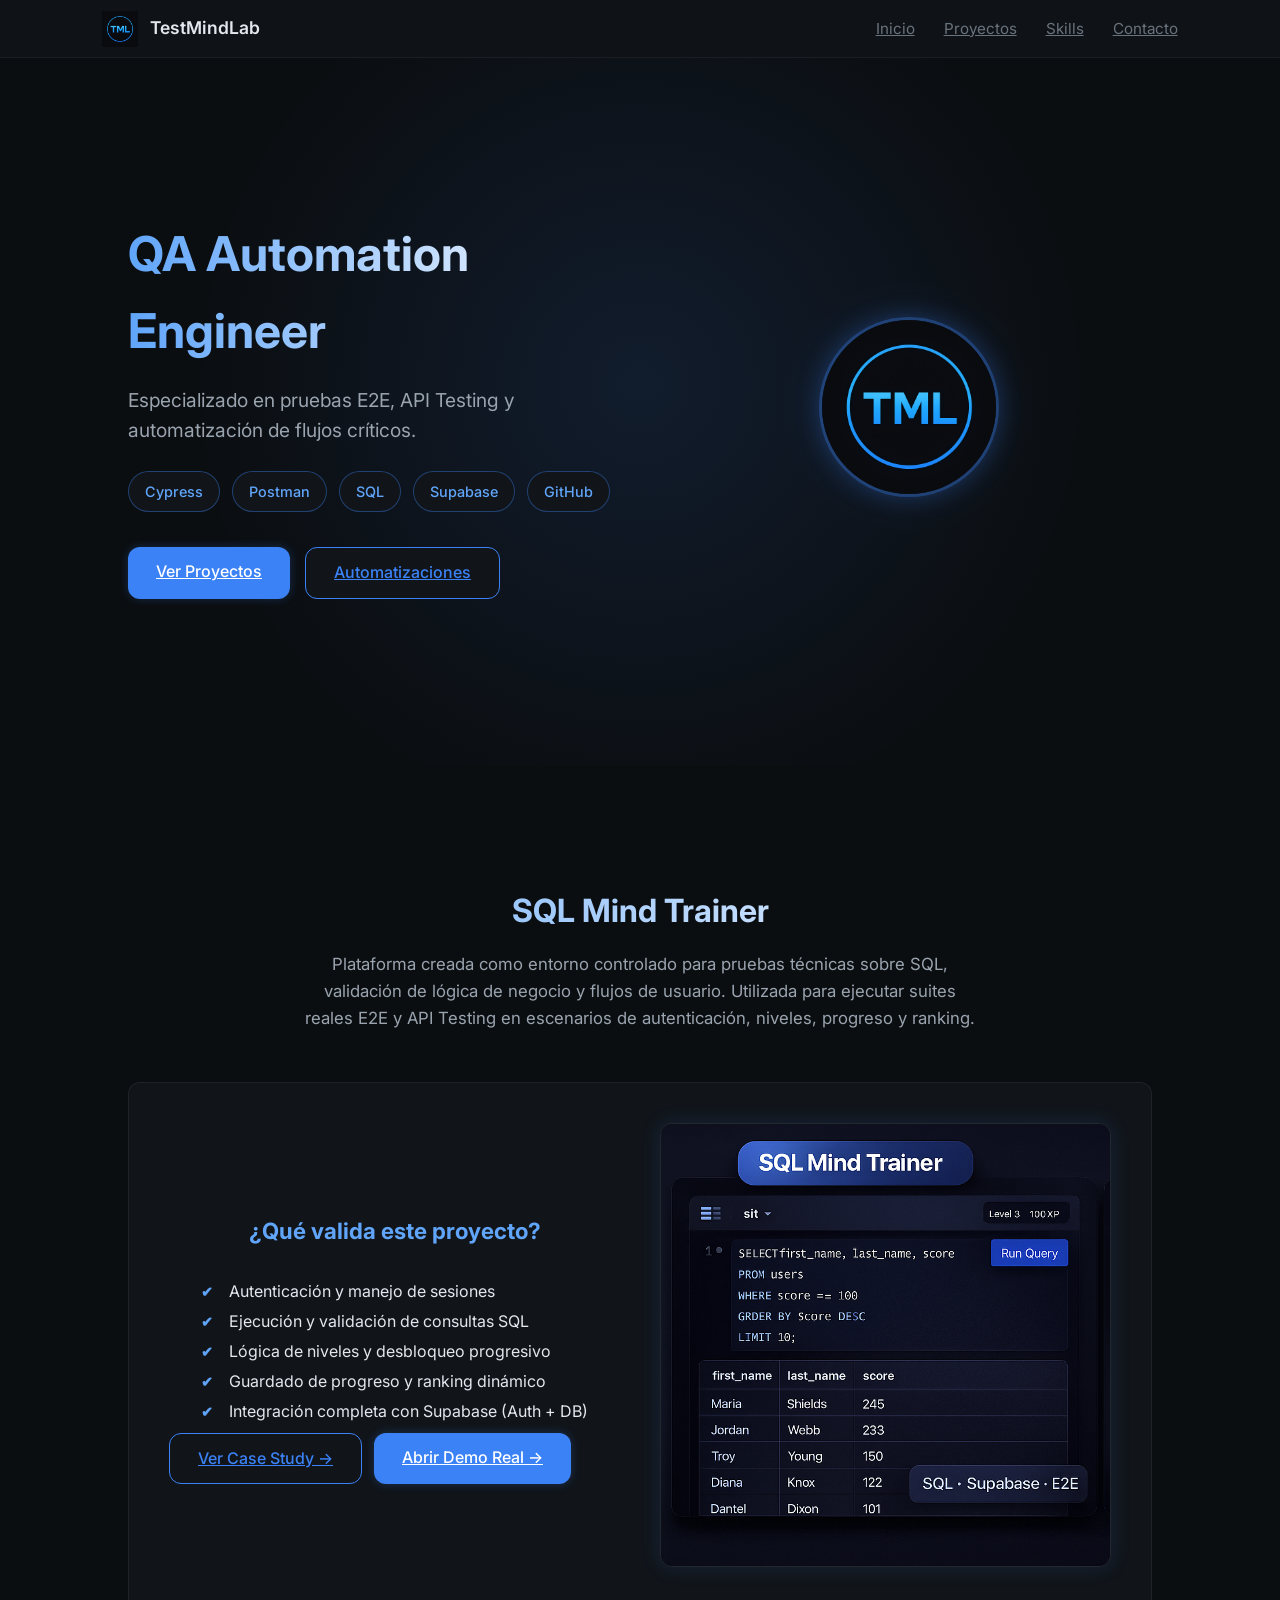
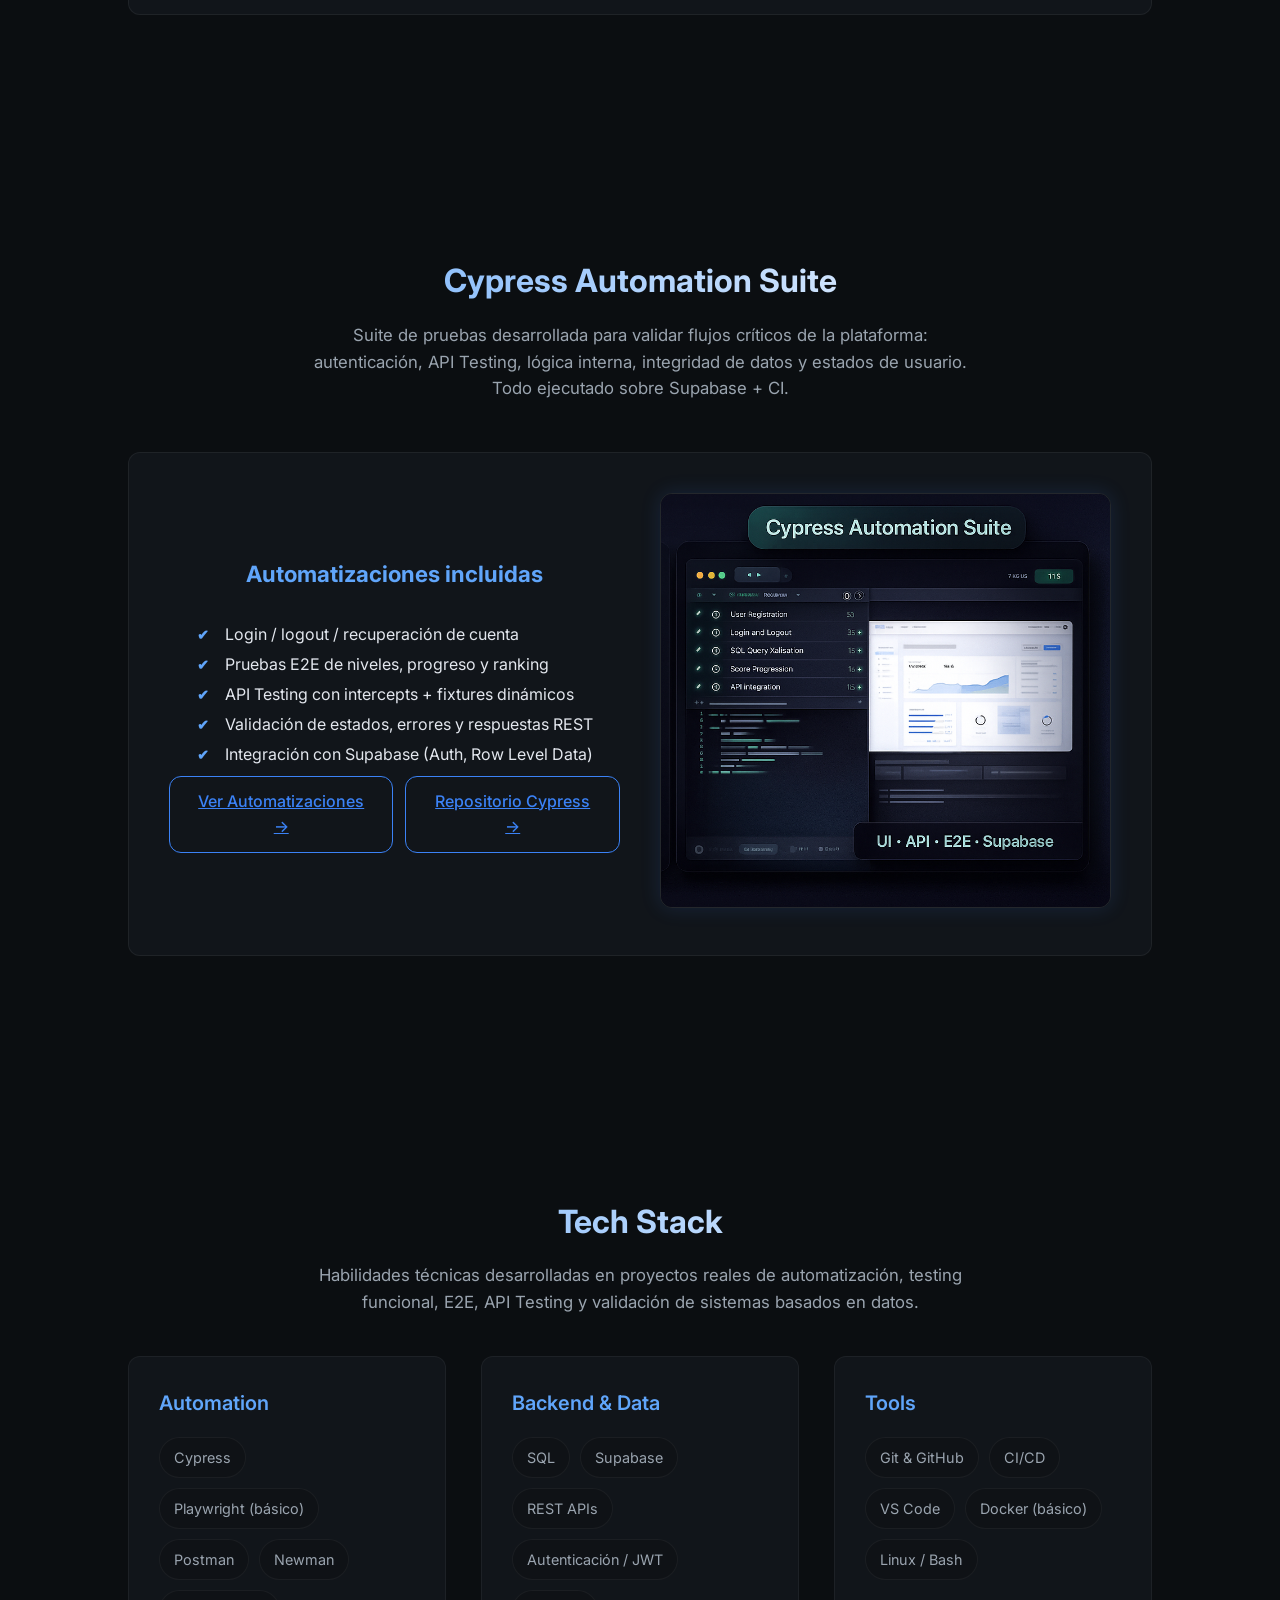
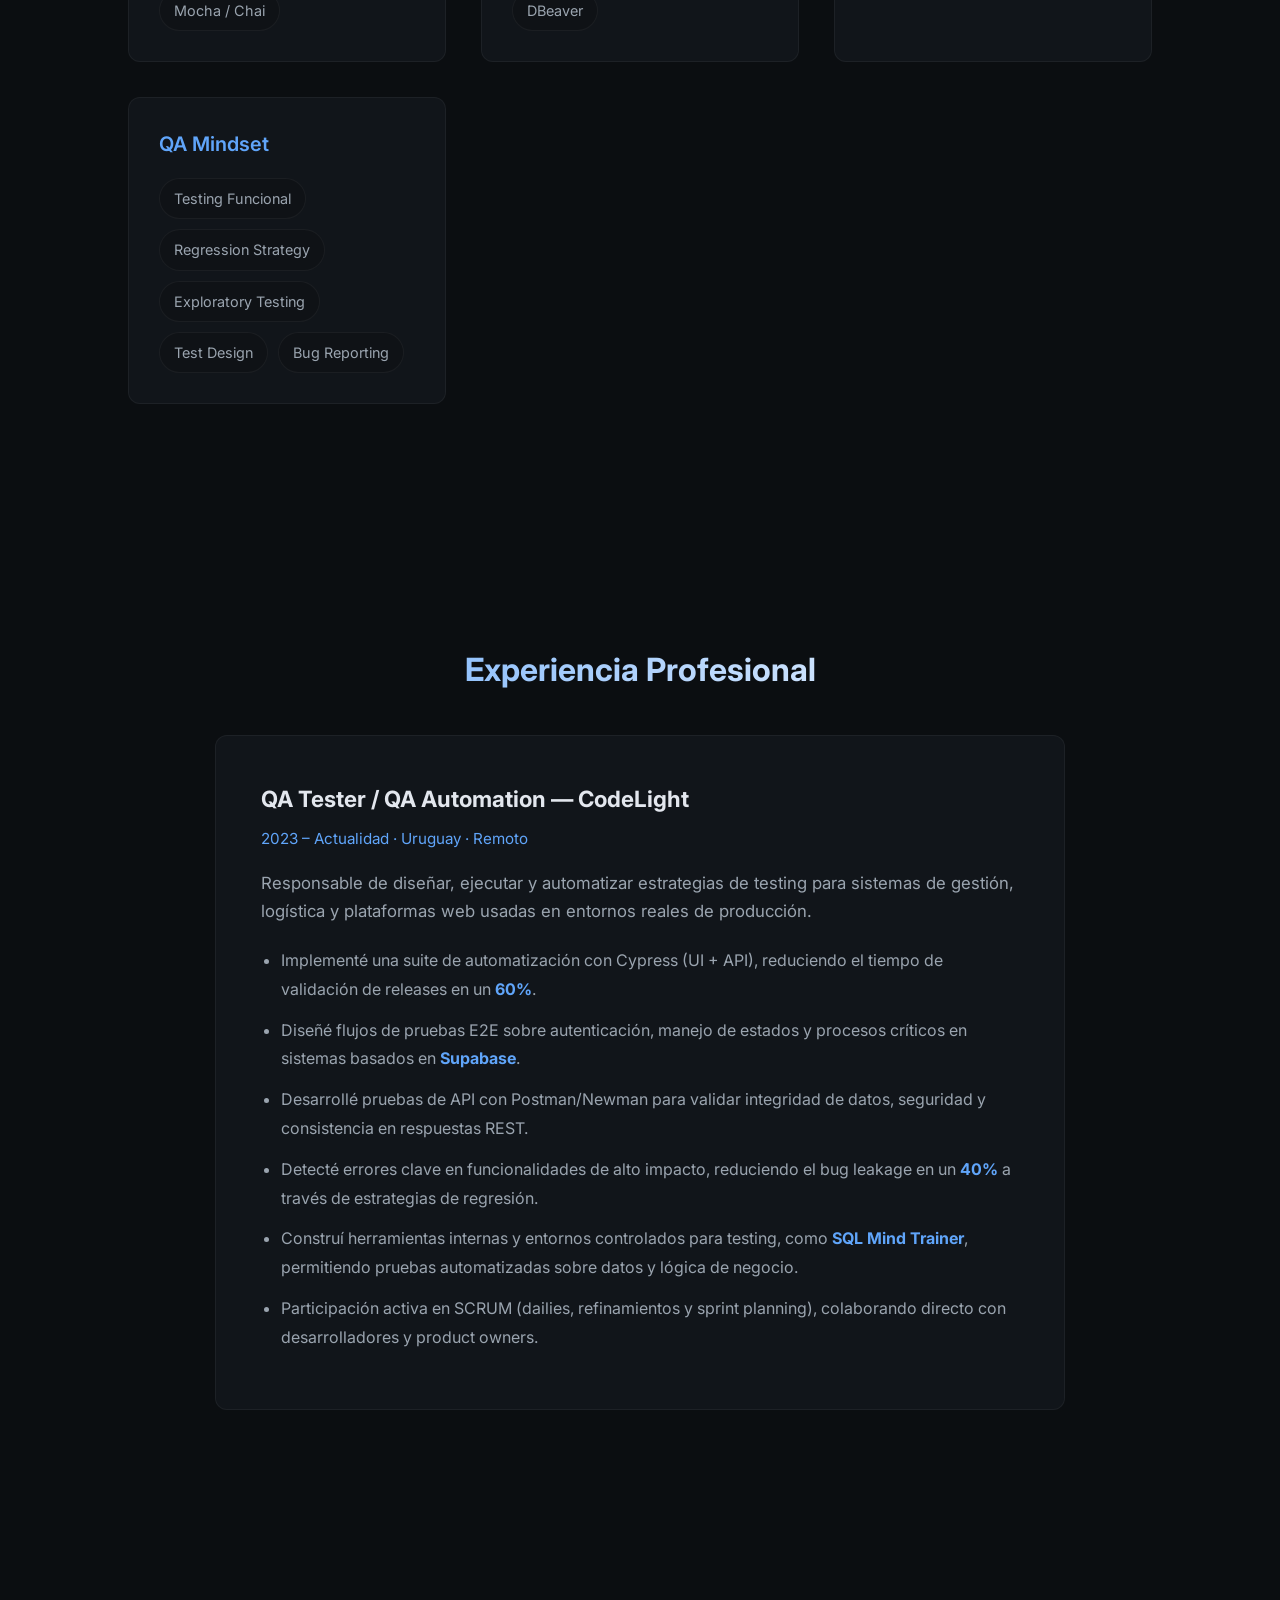
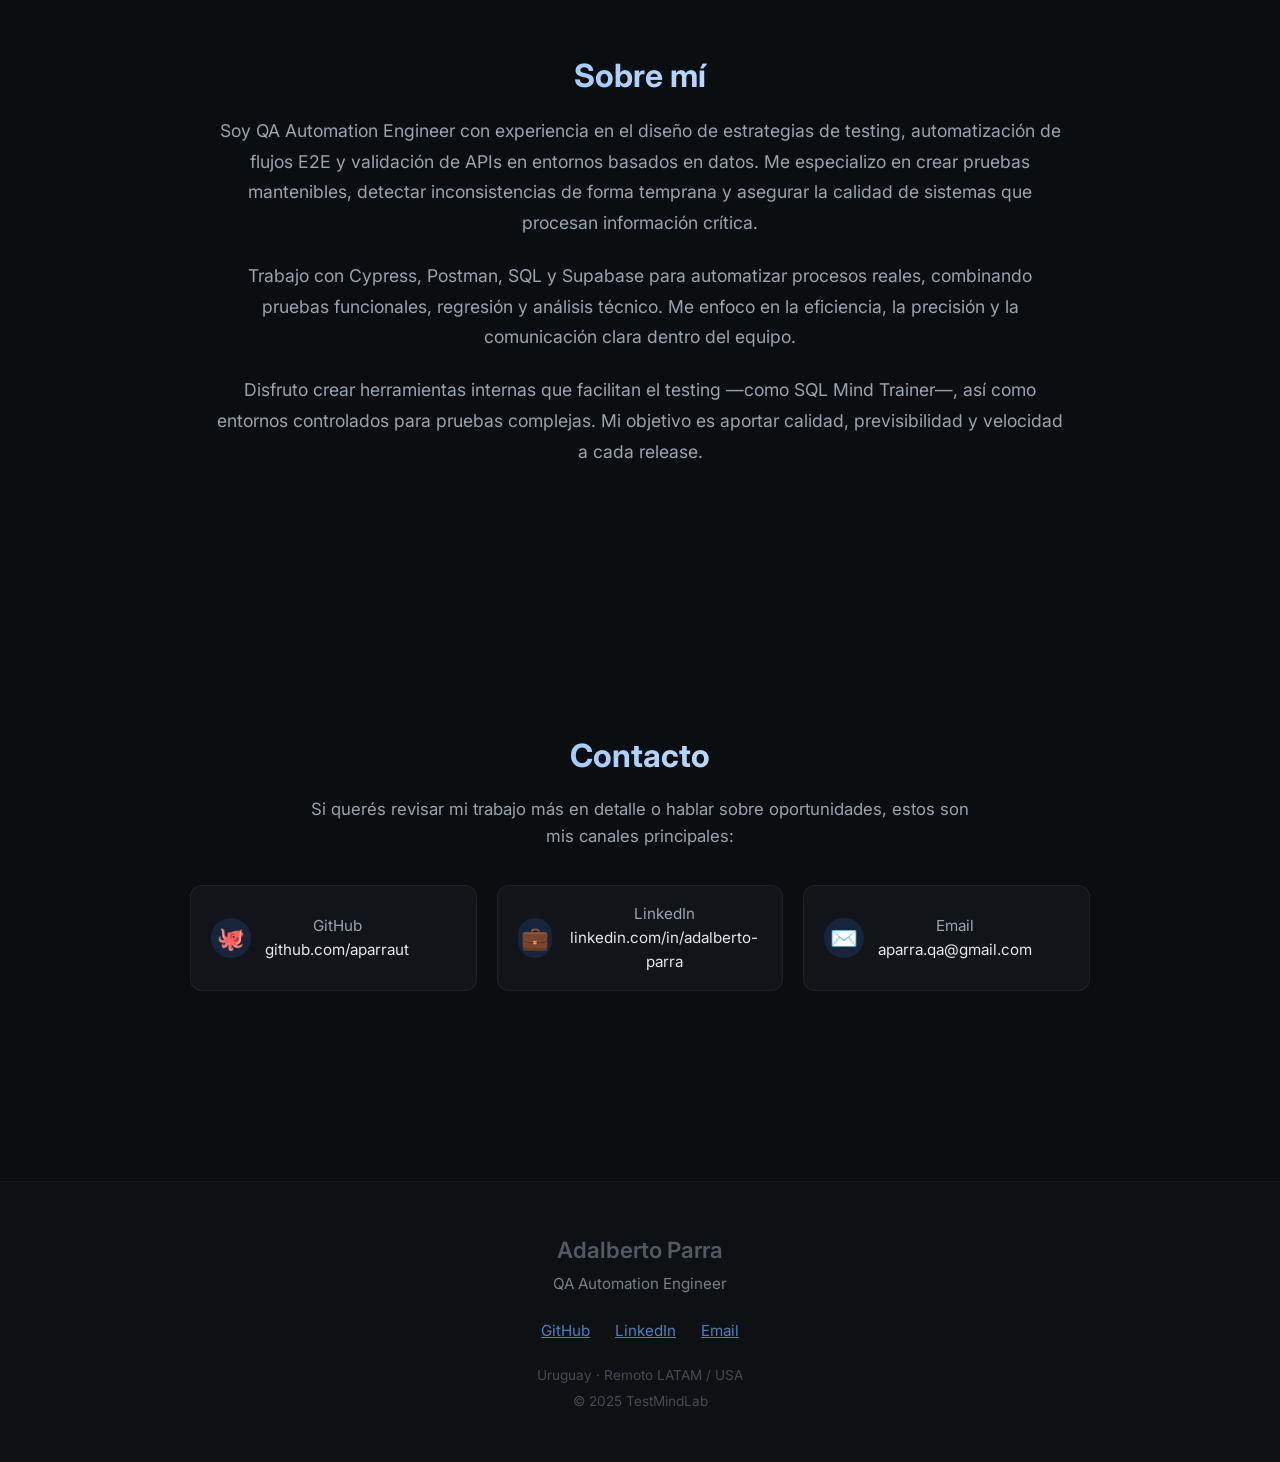
<file: index.html>
<!DOCTYPE html>
<html lang="es">

<head>
  <meta charset="UTF-8" />
  <meta name="viewport" content="width=device-width, initial-scale=1.0" />
  <meta name="description" content="Portfolio de QA Automation de Adalberto Parra: proyectos de testing E2E, API testing con Cypress, SQL y Supabase." />
  <title>TestMindLab – QA Automation Portfolio</title>

  <!-- Fuente -->
  <link href="https://fonts.googleapis.com/css2?family=Inter:wght@300;400;500;600;700&display=swap" rel="stylesheet" />

  <!-- Estilos -->
  <link rel="stylesheet" href="styles.css" />

  <!-- Favicon -->
  <link rel="icon" type="image/x-icon" href="assets/img/tml-favicon.ico" />
</head>

<body>

  <!-- ==========================
       HEADER SUPERIOR (logo circular)
  =========================== -->


  <!-- ==========================
       NAVBAR FIJO
  =========================== -->
  <nav class="navbar">
    <div class="nav-left">
      <img src="assets/img/logo-premium.png" alt="TestMindLab Logo" class="nav-logo" />
      <span class="nav-title">TestMindLab</span>
    </div>

    <div class="nav-links">
      <a href="#hero">Inicio</a>
      <a href="#sql-mini">Proyectos</a>
      <a href="#skills">Skills</a>
      <a href="#contacto">Contacto</a>
    </div>
  </nav>

  <!-- ==========================
     HERO — Senior QA Version
=========================== -->
  <header id="hero" class="hero-section fade-section">
    <div class="hero-container">

      <!-- COLUMNA IZQUIERDA -->
      <div class="hero-left">
        <h1 class="hero-title">QA Automation Engineer</h1>

        <p class="hero-subtitle">
          Especializado en pruebas E2E, API Testing y automatización de flujos críticos.
        </p>

        <!-- BADGES -->
        <div class="tech-badges">
          <span>Cypress</span>
          <span>Postman</span>
          <span>SQL</span>
          <span>Supabase</span>
          <span>GitHub</span>
        </div>

        <div class="hero-buttons">
          <a href="#sql-mini" class="btn-primary">Ver Proyectos</a>
          <a href="#cypress-suite" class="btn-secondary">Automatizaciones</a>
        </div>
      </div>

      <!-- COLUMNA DERECHA -->
      <div class="hero-right">
        <div class="hero-logo-wrapper">
          <img src="assets/img/logo-premium.png" alt="Logo TestMindLab" class="hero-logo-circle" />
        </div>
      </div>

    </div>
  </header>


  <!-- ==========================
     SQL MIND TRAINER — Case Study
========================== -->
  <section id="sql-mini" class="section fade-section">
    <h2>SQL Mind Trainer</h2>

    <p class="section-text">
      Plataforma creada como entorno controlado para pruebas técnicas sobre SQL,
      validación de lógica de negocio y flujos de usuario.
      Utilizada para ejecutar suites reales E2E y API Testing en escenarios de autenticación,
      niveles, progreso y ranking.
    </p>

    <div class="case-card">

      <div class="case-info">
        <h3>¿Qué valida este proyecto?</h3>

        <ul class="enhanced-list">
          <li>Autenticación y manejo de sesiones</li>
          <li>Ejecución y validación de consultas SQL</li>
          <li>Lógica de niveles y desbloqueo progresivo</li>
          <li>Guardado de progreso y ranking dinámico</li>
          <li>Integración completa con Supabase (Auth + DB)</li>
        </ul>

        <div class="case-buttons">
          <a href="projects/sql-mind-trainer.html" class="btn-secondary">Ver Case Study →</a>
          <a href="https://sqlmindtrainer.vercel.app" target="_blank" rel="noopener noreferrer" class="btn-primary">Abrir Demo Real →</a>
        </div>
      </div>

      <div class="case-image">
        <img src="assets/img/sqlmind-preview.png" alt="SQL Mind Trainer preview" loading="lazy" />
      </div>

    </div>
  </section>


  <!-- ==========================
     CYPRESS AUTOMATION SUITE
========================== -->
  <section id="cypress-suite" class="section fade-section">
    <h2>Cypress Automation Suite</h2>

    <p class="section-text">
      Suite de pruebas desarrollada para validar flujos críticos de la plataforma:
      autenticación, API Testing, lógica interna, integridad de datos y estados de usuario.
      Todo ejecutado sobre Supabase + CI.
    </p>

    <div class="case-card">

      <div class="case-info">
        <h3>Automatizaciones incluidas</h3>

        <ul class="enhanced-list">
          <li>Login / logout / recuperación de cuenta</li>
          <li>Pruebas E2E de niveles, progreso y ranking</li>
          <li>API Testing con intercepts + fixtures dinámicos</li>
          <li>Validación de estados, errores y respuestas REST</li>
          <li>Integración con Supabase (Auth, Row Level Data)</li>
        </ul>

        <div class="case-buttons">
          <a href="projects/cypress-automation.html" class="btn-secondary">Ver Automatizaciones →</a>
          <a href="https://github.com/aparraut/sql-mind-trainer-cypress" target="_blank" rel="noopener noreferrer" class="btn-secondary">
            Repositorio Cypress →
          </a>
        </div>
      </div>

      <div class="case-image">
        <img src="assets/img/cypress-preview.png" alt="Cypress automation preview" loading="lazy" />
      </div>

    </div>
  </section>


  <!-- ==========================
     SKILLS — Senior QA Stack
========================== -->
  <section id="skills" class="section fade-section">
    <h2>Tech Stack</h2>
    <p class="section-text">
      Habilidades técnicas desarrolladas en proyectos reales de automatización, testing funcional,
      E2E, API Testing y validación de sistemas basados en datos.
    </p>

    <div class="skills-wrapper">

      <!-- AUTOMATION -->
      <div class="skills-block">
        <h3>Automation</h3>
        <div class="skills-list">
          <span>Cypress</span>
          <span>Playwright (básico)</span>
          <span>Postman</span>
          <span>Newman</span>
          <span>Mocha / Chai</span>
        </div>
      </div>

      <!-- BACKEND & DATA -->
      <div class="skills-block">
        <h3>Backend & Data</h3>
        <div class="skills-list">
          <span>SQL</span>
          <span>Supabase</span>
          <span>REST APIs</span>
          <span>Autenticación / JWT</span>
          <span>DBeaver</span>
        </div>
      </div>

      <!-- TOOLS -->
      <div class="skills-block">
        <h3>Tools</h3>
        <div class="skills-list">
          <span>Git & GitHub</span>
          <span>CI/CD</span>
          <span>VS Code</span>
          <span>Docker (básico)</span>
          <span>Linux / Bash</span>
        </div>
      </div>

      <!-- QA MINDSET -->
      <div class="skills-block">
        <h3>QA Mindset</h3>
        <div class="skills-list">
          <span>Testing Funcional</span>
          <span>Regression Strategy</span>
          <span>Exploratory Testing</span>
          <span>Test Design</span>
          <span>Bug Reporting</span>
        </div>
      </div>

    </div>
  </section>


  <!-- ==========================
     EXPERIENCIA — Senior QA
========================== -->
  <section id="experience" class="section fade-section">
    <h2>Experiencia Profesional</h2>

    <div class="experience-card">

      <h3>QA Tester / QA Automation — CodeLight</h3>
      <span class="exp-time">2023 – Actualidad · Uruguay · Remoto</span>

      <p class="exp-summary">
        Responsable de diseñar, ejecutar y automatizar estrategias de testing para sistemas de gestión,
        logística y plataformas web usadas en entornos reales de producción.
      </p>

      <ul class="exp-list">
        <li>
          Implementé una suite de automatización con Cypress (UI + API), reduciendo el tiempo de validación
          de releases en un <strong>60%</strong>.
        </li>

        <li>
          Diseñé flujos de pruebas E2E sobre autenticación, manejo de estados y procesos críticos en
          sistemas basados en <strong>Supabase</strong>.
        </li>

        <li>
          Desarrollé pruebas de API con Postman/Newman para validar integridad de datos, seguridad y
          consistencia en respuestas REST.
        </li>

        <li>
          Detecté errores clave en funcionalidades de alto impacto, reduciendo el bug leakage en un
          <strong>40%</strong> a través de estrategias de regresión.
        </li>

        <li>
          Construí herramientas internas y entornos controlados para testing, como <strong>SQL Mind Trainer</strong>,
          permitiendo pruebas automatizadas sobre datos y lógica de negocio.
        </li>

        <li>
          Participación activa en SCRUM (dailies, refinamientos y sprint planning), colaborando directo
          con desarrolladores y product owners.
        </li>
      </ul>
    </div>
  </section>


  <!-- ==========================
     SOBRE MÍ — Senior QA
========================== -->
  <section id="about" class="section fade-section">
    <h2>Sobre mí</h2>

    <p class="about-text">
      Soy QA Automation Engineer con experiencia en el diseño de estrategias de testing,
      automatización de flujos E2E y validación de APIs en entornos basados en datos.
      Me especializo en crear pruebas mantenibles, detectar inconsistencias de forma temprana
      y asegurar la calidad de sistemas que procesan información crítica.
    </p>

    <p class="about-text">
      Trabajo con Cypress, Postman, SQL y Supabase para automatizar procesos reales,
      combinando pruebas funcionales, regresión y análisis técnico.
      Me enfoco en la eficiencia, la precisión y la comunicación clara dentro del equipo.
    </p>

    <p class="about-text">
      Disfruto crear herramientas internas que facilitan el testing —como SQL Mind Trainer—,
      así como entornos controlados para pruebas complejas.
      Mi objetivo es aportar calidad, previsibilidad y velocidad a cada release.
    </p>
  </section>


  <!-- ==========================
     CONTACTO — Versión Pro
========================== -->
  <section id="contacto" class="section fade-section">
    <h2>Contacto</h2>
    <p class="section-text">
      Si querés revisar mi trabajo más en detalle o hablar sobre oportunidades,
      estos son mis canales principales:
    </p>

    <div class="contact-grid">

      <!-- GitHub -->
      <a href="https://github.com/aparraut" target="_blank" rel="noopener noreferrer" class="contact-card">
        <div class="contact-icon">🐙</div>
        <div class="contact-info">
          <span class="contact-label">GitHub</span>
          <span class="contact-value">github.com/aparraut</span>
        </div>
      </a>

      <!-- LinkedIn -->
      <a href="https://linkedin.com/in/adalberto-parra" target="_blank" rel="noopener noreferrer" class="contact-card">
        <div class="contact-icon">💼</div>
        <div class="contact-info">
          <span class="contact-label">LinkedIn</span>
          <span class="contact-value">linkedin.com/in/adalberto-parra</span>
        </div>
      </a>

      <!-- Email -->
      <a href="mailto:aparra.qa@gmail.com" class="contact-card">
        <div class="contact-icon">✉️</div>
        <div class="contact-info">
          <span class="contact-label">Email</span>
          <span class="contact-value">aparra.qa@gmail.com</span>
        </div>
      </a>

    </div>
  </section>


  <!-- ==========================
     FOOTER — Profesional
========================== -->
  <footer class="footer-pro">
    <div class="footer-content">

      <div class="footer-name">
        <h3>Adalberto Parra</h3>
        <p>QA Automation Engineer</p>
      </div>

      <div class="footer-links">
        <a href="https://github.com/aparraut" target="_blank" rel="noopener noreferrer">GitHub</a>
        <a href="https://linkedin.com/in/adalberto-parra" target="_blank" rel="noopener noreferrer">LinkedIn</a>
        <a href="mailto:aparra.qa@gmail.com">Email</a>
      </div>

      <div class="footer-meta">
        <span>Uruguay · Remoto LATAM / USA</span>
        <span>© 2025 TestMindLab</span>
      </div>

    </div>
  </footer>


  <script src="script.js"></script>
</body>

</html>
</file>
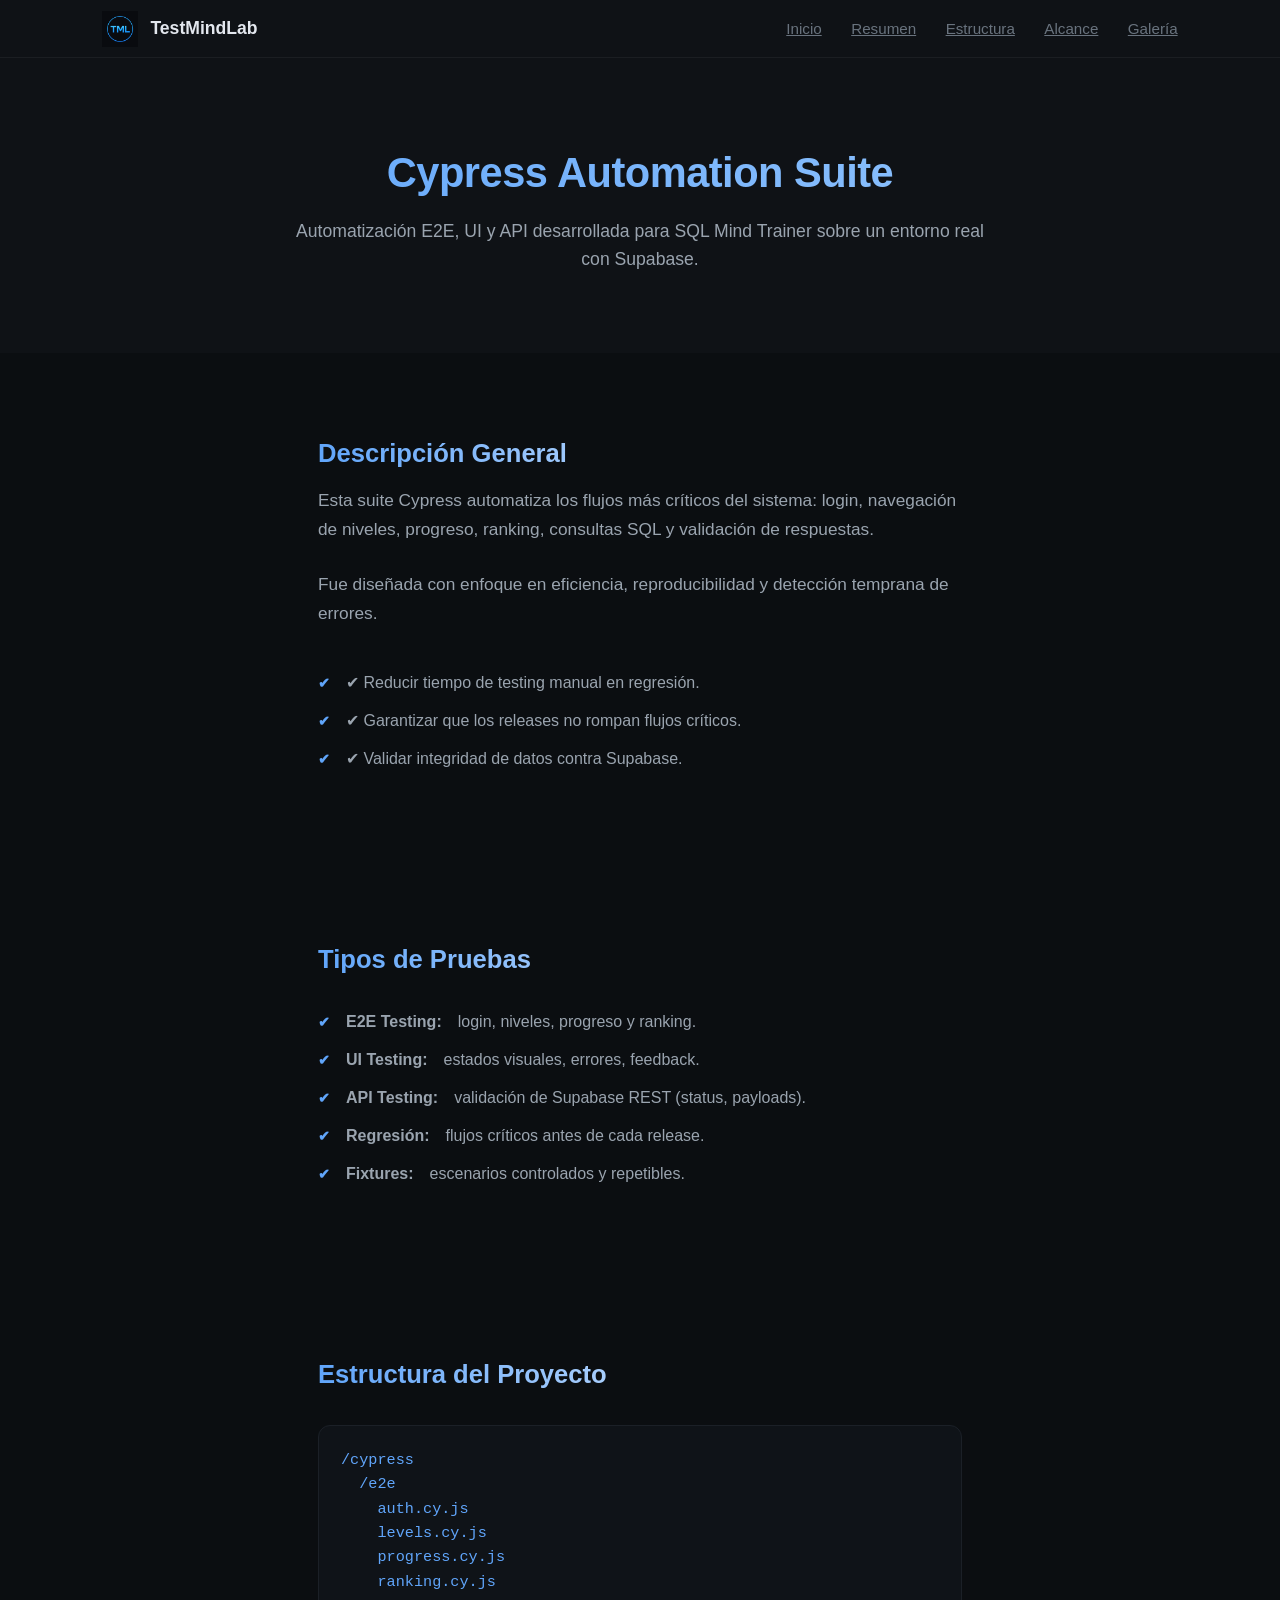
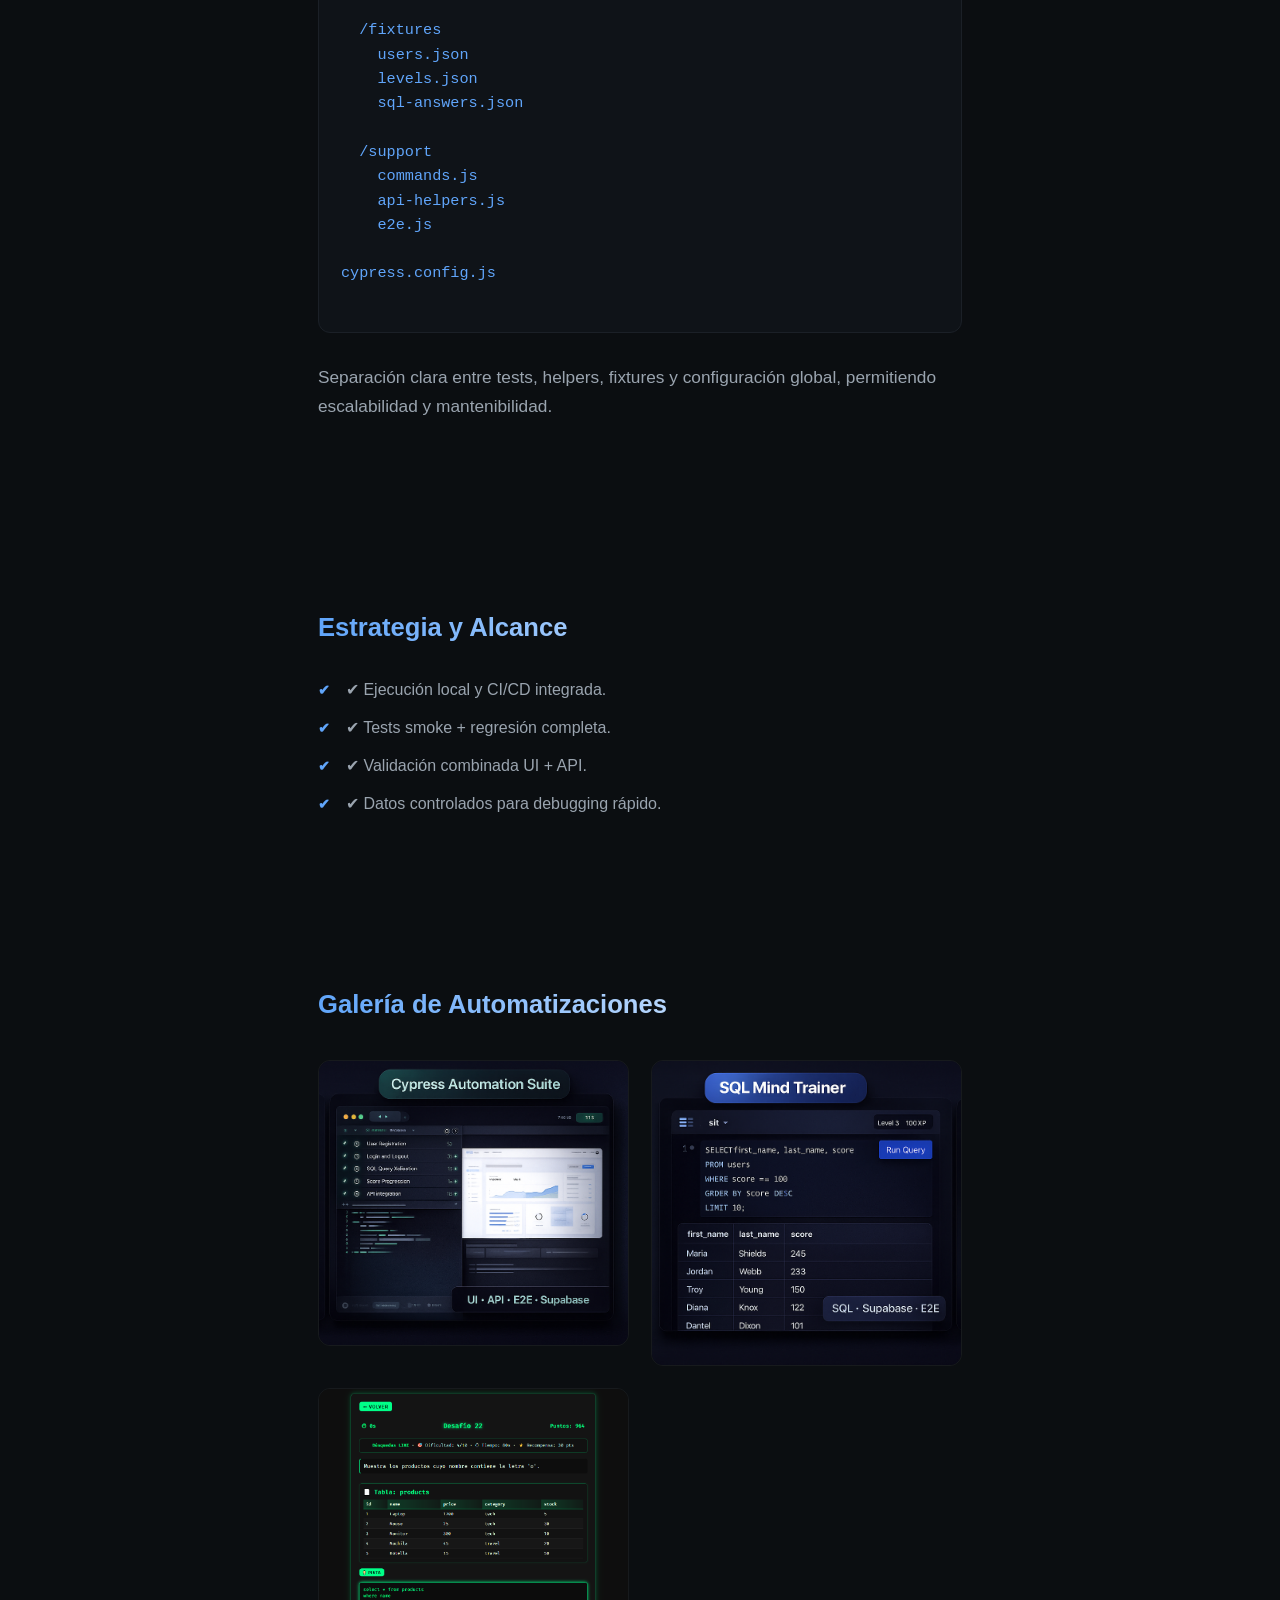
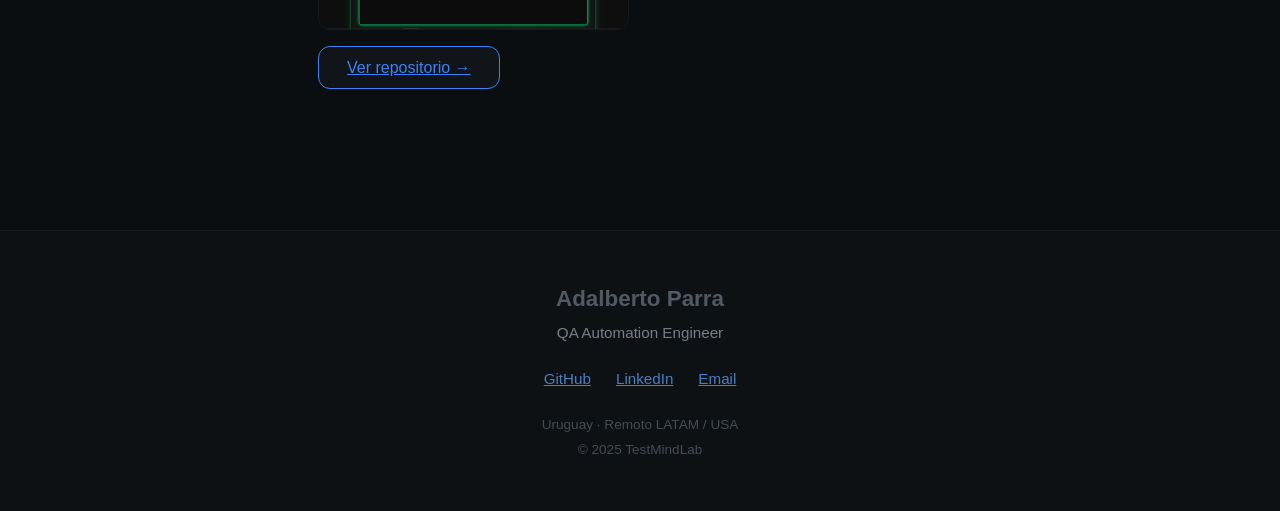
<file: projects/cypress-automation.html>
<!DOCTYPE html>
<html lang="es">

<head>
  <meta charset="UTF-8" />
  <meta name="viewport" content="width=device-width, initial-scale=1.0" />
  <title>Cypress Automation Suite – TestMindLab</title>

  <meta name="description"
    content="Case study técnico de la suite Cypress Automation creada por Adalberto Parra para validar flujos E2E, UI y API sobre SQL Mind Trainer usando Supabase.">

  <link rel="stylesheet" href="../styles.css" />
  <link rel="icon" href="../assets/img/tml-favicon.ico" />
</head>

<body>

  <!-- NAVBAR -->
  <nav class="navbar">
    <div class="nav-left">
      <img src="../assets/img/logo-premium.png" alt="Logo TML" class="nav-logo" />
      <span class="nav-title">TestMindLab</span>
    </div>

    <div class="nav-links">
      <a href="../index.html">Inicio</a>
      <a href="#overview">Resumen</a>
      <a href="#structure">Estructura</a>
      <a href="#scope">Alcance</a>
      <a href="#gallery">Galería</a>
    </div>
  </nav>

  <!-- HERO PEQUEÑO -->
  <header class="sub-hero fade-section">
    <h1 style="font-size: clamp(1.8rem, 4vw, 2.6rem);">Cypress Automation Suite</h1>
    <p class="sub-hero-desc">
      Automatización E2E, UI y API desarrollada para SQL Mind Trainer sobre un entorno real con Supabase.
    </p>
  </header>

  <!-- ==========================
       RESUMEN
  =========================== -->
  <section id="overview" class="sub-section fade-section">
    <h2>Descripción General</h2>
    <p class="sub-text">
      Esta suite Cypress automatiza los flujos más críticos del sistema: login, navegación de niveles, progreso, ranking,
      consultas SQL y validación de respuestas.  
    </p>

    <p class="sub-text">
      Fue diseñada con enfoque en eficiencia, reproducibilidad y detección temprana de errores.
    </p>

    <ul class="sub-list enhanced-list">
      <li>✔ Reducir tiempo de testing manual en regresión.</li>
      <li>✔ Garantizar que los releases no rompan flujos críticos.</li>
      <li>✔ Validar integridad de datos contra Supabase.</li>
    </ul>
  </section>

  <!-- ==========================
       TIPOS DE PRUEBAS
  =========================== -->
  <section class="sub-section fade-section">
    <h2>Tipos de Pruebas</h2>

    <ul class="sub-list enhanced-list">
      <li><strong>E2E Testing:</strong> login, niveles, progreso y ranking.</li>
      <li><strong>UI Testing:</strong> estados visuales, errores, feedback.</li>
      <li><strong>API Testing:</strong> validación de Supabase REST (status, payloads).</li>
      <li><strong>Regresión:</strong> flujos críticos antes de cada release.</li>
      <li><strong>Fixtures:</strong> escenarios controlados y repetibles.</li>
    </ul>
  </section>

  <!-- ==========================
       ESTRUCTURA
  =========================== -->
  <section id="structure" class="sub-section fade-section">
    <h2>Estructura del Proyecto</h2>

    <pre class="code-block">
/cypress
  /e2e
    auth.cy.js
    levels.cy.js
    progress.cy.js
    ranking.cy.js

  /fixtures
    users.json
    levels.json
    sql-answers.json

  /support
    commands.js
    api-helpers.js
    e2e.js

cypress.config.js
    </pre>

    <p class="sub-text">
      Separación clara entre tests, helpers, fixtures y configuración global,
      permitiendo escalabilidad y mantenibilidad.
    </p>
  </section>

  <!-- ==========================
       ALCANCE
  =========================== -->
  <section id="scope" class="sub-section fade-section">
    <h2>Estrategia y Alcance</h2>

    <ul class="sub-list enhanced-list">
      <li>✔ Ejecución local y CI/CD integrada.</li>
      <li>✔ Tests smoke + regresión completa.</li>
      <li>✔ Validación combinada UI + API.</li>
      <li>✔ Datos controlados para debugging rápido.</li>
    </ul>
  </section>

  <!-- ==========================
       GALERÍA
  =========================== -->
  <section id="gallery" class="sub-section fade-section">
    <h2>Galería de Automatizaciones</h2>

    <div class="gallery gallery-rounded">
      <img src="../assets/img/cypress-preview.png" alt="Cypress master preview" loading="lazy" />
      <img src="../assets/img/sqlmind-preview.png" alt="Cypress 1" loading="lazy" />
      <img src="../assets/img/sqlmind-preview%2011.png" alt="Cypress 2" loading="lazy" />
    </div>

    <a href="https://github.com/aparraut/sql-mind-trainer-cypress" class="btn-secondary" target="_blank" rel="noopener noreferrer"
      style="margin-top: 30px;">
      Ver repositorio →
    </a>
  </section>

  <!-- ==========================
       FOOTER
  =========================== -->
  <footer class="footer-pro">
    <div class="footer-content">
      <div class="footer-name">
        <h3>Adalberto Parra</h3>
        <p>QA Automation Engineer</p>
      </div>
      <div class="footer-links">
        <a href="https://github.com/aparraut" target="_blank" rel="noopener noreferrer">GitHub</a>
        <a href="https://linkedin.com/in/adalberto-parra" target="_blank" rel="noopener noreferrer">LinkedIn</a>
        <a href="mailto:aparra.qa@gmail.com">Email</a>
      </div>
      <div class="footer-meta">
        <span>Uruguay · Remoto LATAM / USA</span>
        <span>© 2025 TestMindLab</span>
      </div>
    </div>
  </footer>

  <script src="../script.js"></script>
</body>

</html>
</file>
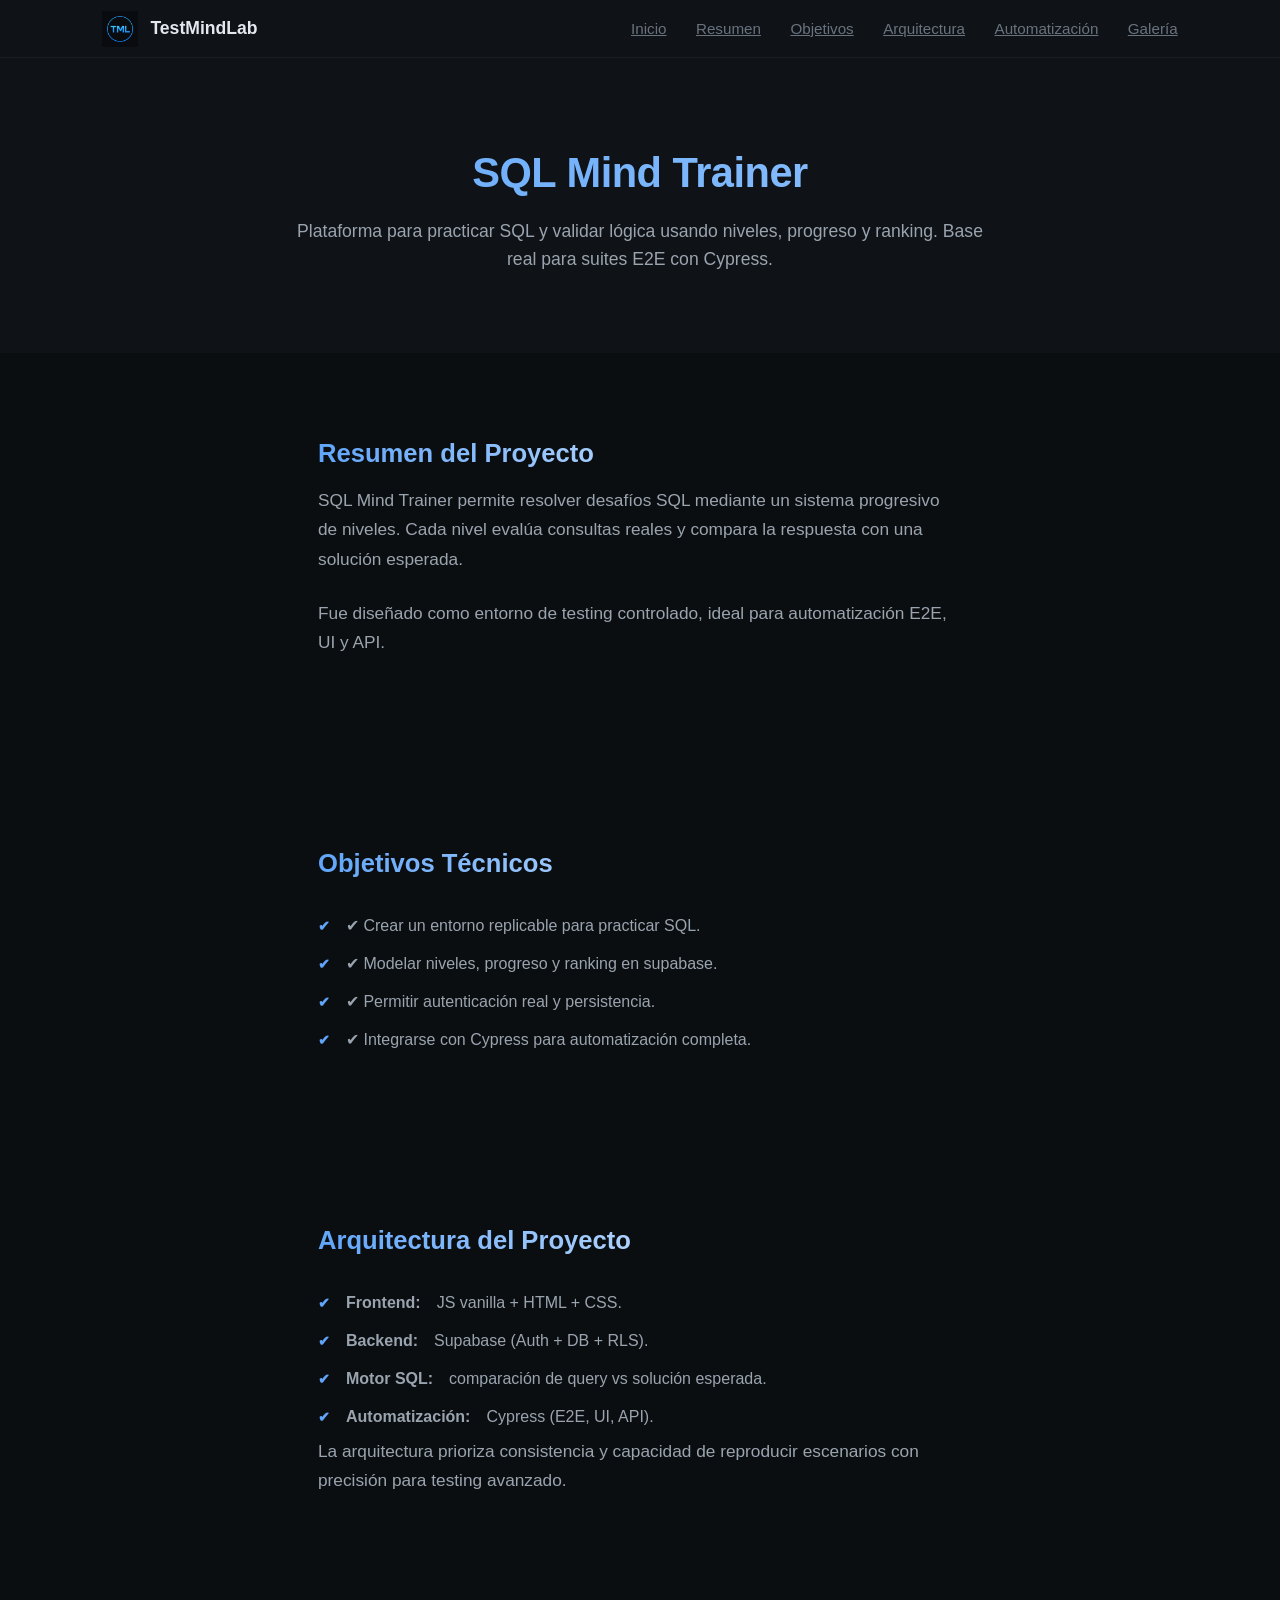
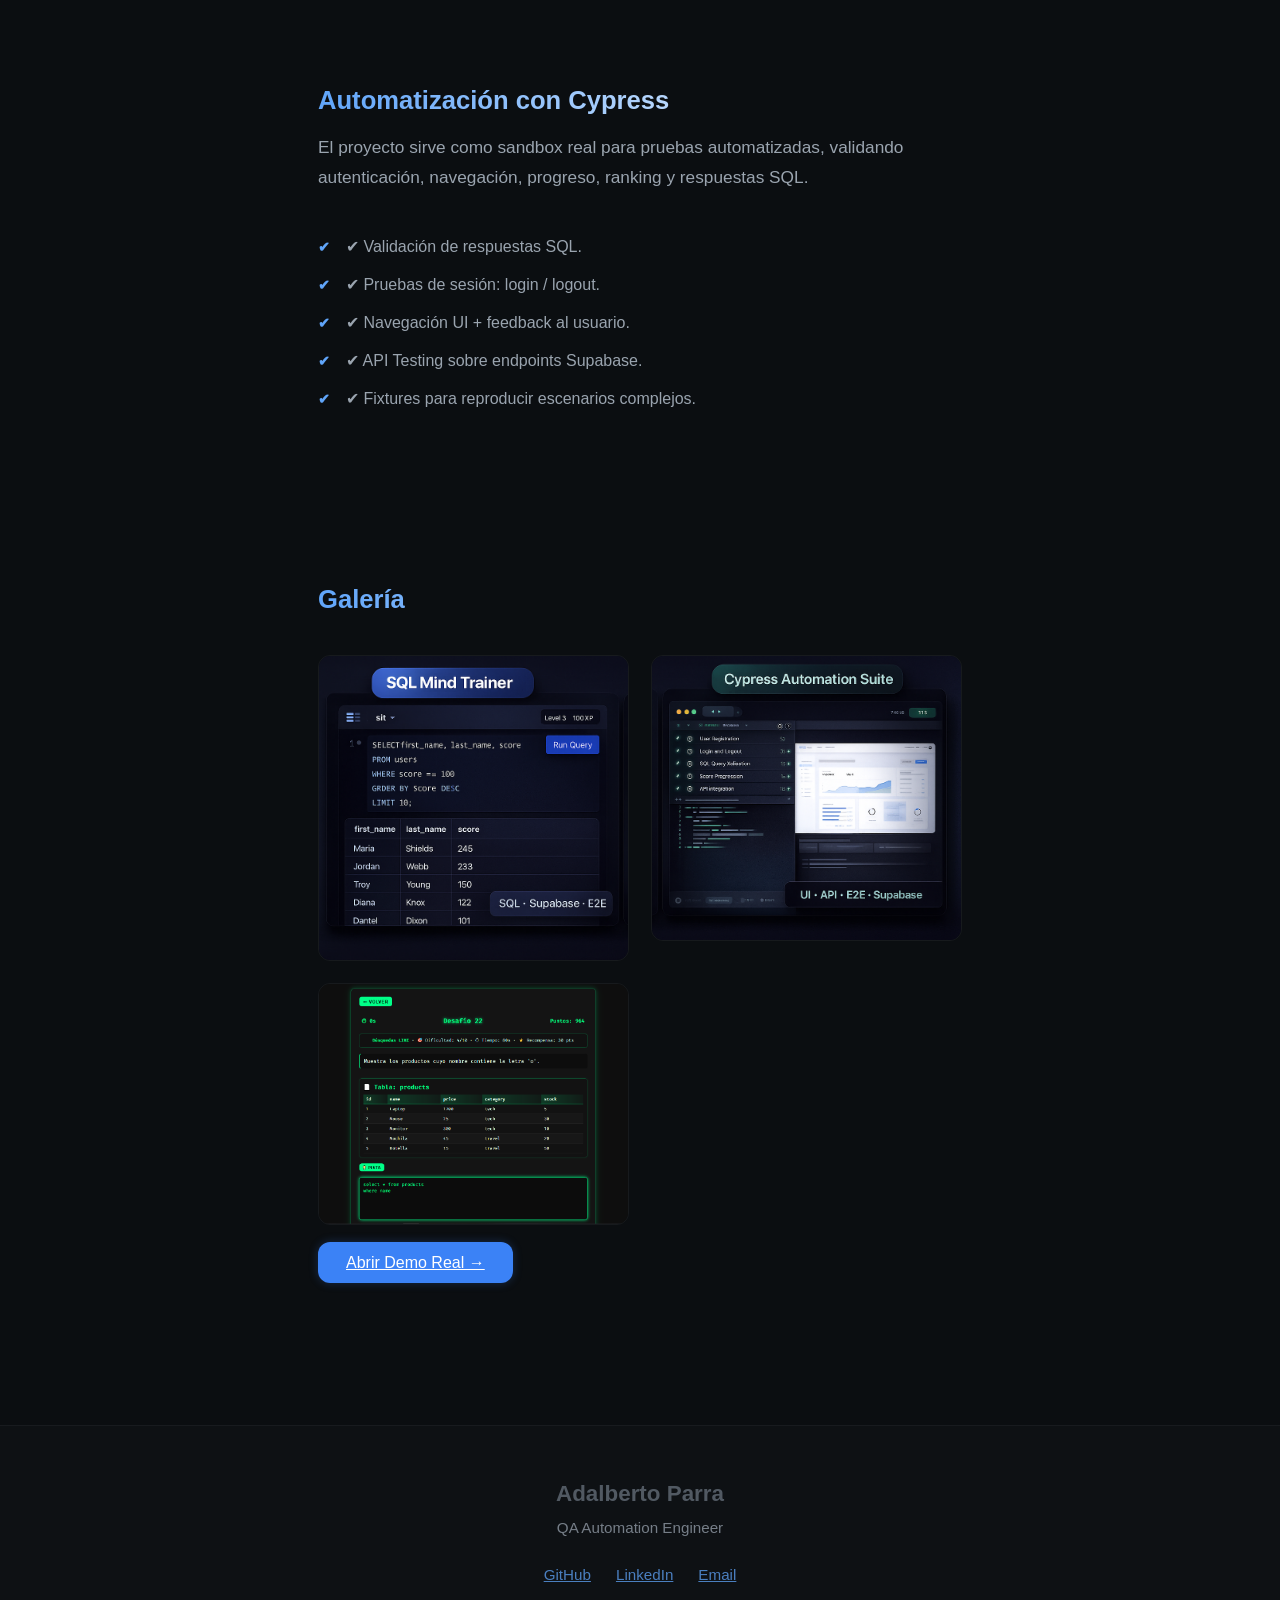
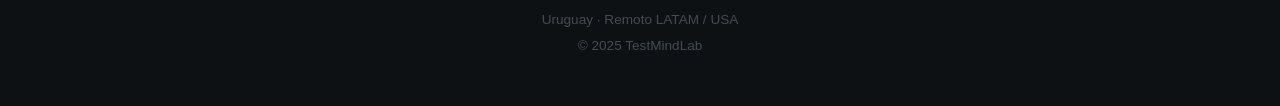
<file: projects/sql-mind-trainer.html>
<!DOCTYPE html>
<html lang="es">

<head>
  <meta charset="UTF-8" />
  <meta name="viewport" content="width=device-width, initial-scale=1.0" />
  <title>SQL Mind Trainer – Case Study</title>

  <meta name="description"
    content="Case study técnico del proyecto SQL Mind Trainer creado por Adalberto Parra: plataforma de validación SQL con niveles, progreso, ranking y automatización E2E con Cypress.">

  <link rel="stylesheet" href="../styles.css" />
  <link rel="icon" href="../assets/img/tml-favicon.ico" />
</head>

<body>

  <!-- NAVBAR -->
  <nav class="navbar">
    <div class="nav-left">
      <img src="../assets/img/logo-premium.png" alt="Logo TML" class="nav-logo" />
      <span class="nav-title">TestMindLab</span>
    </div>

    <div class="nav-links">
      <a href="../index.html">Inicio</a>
      <a href="#overview">Resumen</a>
      <a href="#objectives">Objetivos</a>
      <a href="#architecture">Arquitectura</a>
      <a href="#automation">Automatización</a>
      <a href="#gallery">Galería</a>
    </div>
  </nav>

  <!-- HERO PEQUEÑO -->
  <header class="sub-hero fade-section">
    <h1 style="font-size: clamp(1.8rem, 4vw, 2.6rem);">SQL Mind Trainer</h1>
    <p class="sub-hero-desc">
      Plataforma para practicar SQL y validar lógica usando niveles, progreso y ranking.  
      Base real para suites E2E con Cypress.
    </p>
  </header>

  <!-- ==========================
       RESUMEN
  =========================== -->
  <section id="overview" class="sub-section fade-section">
    <h2>Resumen del Proyecto</h2>

    <p class="sub-text">
      SQL Mind Trainer permite resolver desafíos SQL mediante un sistema progresivo de niveles.
      Cada nivel evalúa consultas reales y compara la respuesta con una solución esperada.
    </p>

    <p class="sub-text">
      Fue diseñado como entorno de testing controlado, ideal para automatización E2E, UI y API.
    </p>
  </section>

  <!-- ==========================
       OBJETIVOS TÉCNICOS
  =========================== -->
  <section id="objectives" class="sub-section fade-section">
    <h2>Objetivos Técnicos</h2>

    <ul class="sub-list enhanced-list">
      <li>✔ Crear un entorno replicable para practicar SQL.</li>
      <li>✔ Modelar niveles, progreso y ranking en supabase.</li>
      <li>✔ Permitir autenticación real y persistencia.</li>
      <li>✔ Integrarse con Cypress para automatización completa.</li>
    </ul>
  </section>

  <!-- ==========================
       ARQUITECTURA
  =========================== -->
  <section id="architecture" class="sub-section fade-section">
    <h2>Arquitectura del Proyecto</h2>

    <ul class="sub-list enhanced-list">
      <li><strong>Frontend:</strong> JS vanilla + HTML + CSS.</li>
      <li><strong>Backend:</strong> Supabase (Auth + DB + RLS).</li>
      <li><strong>Motor SQL:</strong> comparación de query vs solución esperada.</li>
      <li><strong>Automatización:</strong> Cypress (E2E, UI, API).</li>
    </ul>

    <p class="sub-text">
      La arquitectura prioriza consistencia y capacidad de reproducir escenarios
      con precisión para testing avanzado.
    </p>
  </section>

  <!-- ==========================
       AUTOMATIZACIÓN
  =========================== -->
  <section id="automation" class="sub-section fade-section">
    <h2>Automatización con Cypress</h2>

    <p class="sub-text">
      El proyecto sirve como sandbox real para pruebas automatizadas,
      validando autenticación, navegación, progreso, ranking y respuestas SQL.
    </p>

    <ul class="sub-list enhanced-list">
      <li>✔ Validación de respuestas SQL.</li>
      <li>✔ Pruebas de sesión: login / logout.</li>
      <li>✔ Navegación UI + feedback al usuario.</li>
      <li>✔ API Testing sobre endpoints Supabase.</li>
      <li>✔ Fixtures para reproducir escenarios complejos.</li>
    </ul>
  </section>

  <!-- ==========================
       GALERÍA
  =========================== -->
  <section id="gallery" class="sub-section fade-section">
    <h2>Galería</h2>

    <div class="gallery gallery-rounded">
      <img src="../assets/img/sqlmind-preview.png" alt="SQL Main preview" loading="lazy" />
      <img src="../assets/img/cypress-preview.png" alt="Cypress automation preview" loading="lazy" />
      <img src="../assets/img/sqlmind-preview%2011.png" alt="Detalle de Cypress" loading="lazy" />
    </div>

    <a href="https://sqlmindtrainer.vercel.app" target="_blank" rel="noopener noreferrer" class="btn-primary" style="margin-top: 35px;">
      Abrir Demo Real →
    </a>
  </section>

  <!-- ==========================
       FOOTER
  =========================== -->
  <footer class="footer-pro">
    <div class="footer-content">
      <div class="footer-name">
        <h3>Adalberto Parra</h3>
        <p>QA Automation Engineer</p>
      </div>
      <div class="footer-links">
        <a href="https://github.com/aparraut" target="_blank" rel="noopener noreferrer">GitHub</a>
        <a href="https://linkedin.com/in/adalberto-parra" target="_blank" rel="noopener noreferrer">LinkedIn</a>
        <a href="mailto:aparra.qa@gmail.com">Email</a>
      </div>
      <div class="footer-meta">
        <span>Uruguay · Remoto LATAM / USA</span>
        <span>© 2025 TestMindLab</span>
      </div>
    </div>
  </footer>

  <script src="../script.js"></script>
</body>

</html>
</file>
<file: styles.css>
/* =====================================================
   PALETA PRINCIPAL — BLACK & BLUE TECH PREMIUM
===================================================== */
:root {
  --bg: #0b0e11;
  --bg-dark: #0f1216;
  --bg-card: #11151a;
  --bg-hover: #1a1f25;

  --text: #e3e7ee;
  --text-soft: #9aa4af;
  --text-muted: #69737e;

  --blue: #3b82f6;
  --blue-light: #60a5fa;
  --blue-dark: #1e3a8a;

  --radius: 12px;
  --transition: 0.25s ease;
}

/* =====================================================
   RESET / BASE
===================================================== */
* {
  margin: 0;
  padding: 0;
  box-sizing: border-box;
}

body {
  background: var(--bg);
  color: var(--text);
  font-family: "Inter", sans-serif;
  line-height: 1.6;
}

/* =====================================================
   NAVBAR
===================================================== */
.navbar {
  position: fixed;
  top: 0;
  width: 100%;
  height: 58px;
  background: var(--bg-dark);
  display: flex;
  align-items: center;
  justify-content: space-between;
  padding: 0 8%;
  z-index: 1000;
  border-bottom: 1px solid #1a1f24;
  backdrop-filter: blur(10px);
}

.navbar {
  border-bottom: 1px solid rgba(255, 255, 255, 0.05);
}

.btn-primary {
  box-shadow: 0 0 10px rgba(59, 130, 246, 0.25);
}

.nav-left {
  display: flex;
  align-items: center;
  gap: 12px;
}

.nav-logo {
  width: 36px;
  height: 36px;
}

.nav-title {
  font-size: 1.1rem;
  font-weight: 600;
  color: var(--text);
}

.nav-links a {
  margin-left: 25px;
  color: var(--text-muted);
  font-size: 0.95rem;
  transition: var(--transition);
}

.nav-links a:hover {
  color: var(--blue-light);
}

.btn-primary:hover {
  transform: translateY(-1px);
}

/* ==========================
   HERO — Senior QA Version
========================== */

.hero-section {
  padding: 150px 10% 100px;
  background: var(--bg);
  min-height: 85vh;
  display: flex;
  align-items: center;
}

/* CONTENEDOR 2 COLUMNAS */
.hero-container {
  width: 100%;
  max-width: 1300px;
  display: flex;
  align-items: center;
  justify-content: space-between;
  gap: 50px;
  margin: auto;
}

/* COLUMNA IZQUIERDA */
.hero-left {
  flex: 1;
}

.hero-title {
  font-size: 3rem;
  font-weight: 700;
  background: linear-gradient(to right, var(--blue-light), #ffffff);
  -webkit-background-clip: text;
  -webkit-text-fill-color: transparent;
}

.hero-subtitle {
  margin-top: 15px;
  color: var(--text-soft);
  font-size: 1.2rem;
  max-width: 500px;
}

/* BADGES */
.tech-badges {
  margin: 25px 0 35px;
  display: flex;
  flex-wrap: wrap;
  gap: 12px;
}

.tech-badges span {
  background: var(--bg-card);
  padding: 8px 16px;
  border-radius: 50px;
  border: 1px solid rgba(59, 130, 246, 0.4);
  color: var(--blue-light);
  font-size: 0.9rem;
  font-weight: 500;
}

/* BOTONES */
.hero-buttons {
  display: flex;
  gap: 15px;
}

/* COLUMNA DERECHA (LOGO) */
.hero-right {
  flex: 1;
  display: flex;
  justify-content: center;
}

.hero-logo-wrapper {
  width: 260px;
  height: 260px;
  border-radius: 50%;
  background: radial-gradient(circle,
      rgba(59, 130, 246, 0.25),
      rgba(59, 130, 246, 0.05),
      transparent 70%);
  display: flex;
  align-items: center;
  justify-content: center;
  animation: glow-pulse 4s ease-in-out infinite;
}

/* LOGO CIRCULAR */
.hero-logo-circle {
  width: 180px;
  height: 180px;
  border-radius: 50%;
  object-fit: cover;
  border: 3px solid rgba(59, 130, 246, 0.4);
  box-shadow: 0 0 25px rgba(59, 130, 246, 0.3);
}

/* ANIMACIÓN SUAVE */
@keyframes glow-pulse {
  0% {
    transform: scale(1);
    opacity: .9;
  }

  50% {
    transform: scale(1.04);
    opacity: 1;
  }

  100% {
    transform: scale(1);
    opacity: .9;
  }
}

/* ==========================
   RESPONSIVE HERO
========================== */
@media (max-width: 900px) {
  .hero-container {
    flex-direction: column-reverse;
    text-align: center;
  }

  .hero-left {
    margin-top: 30px;
  }

  .hero-right {
    justify-content: center;
  }
}

/* =====================================================
   BOTONES PREMIUM
===================================================== */
.btn-primary {
  padding: 12px 28px;
  background: var(--blue);
  color: #fff;
  border-radius: var(--radius);
  font-weight: 500;
  transition: var(--transition);
}

.btn-primary:hover {
  background: var(--blue-light);
}

.btn-secondary {
  padding: 12px 28px;
  background: var(--bg-card);
  border: 1px solid var(--blue);
  color: var(--blue);
  border-radius: var(--radius);
  font-weight: 500;
  transition: var(--transition);
}

.btn-secondary:hover {
  background: var(--blue);
  color: #fff;
}

/* =====================================================
   SECCIONES
===================================================== */
.section {
  padding: 120px 10%;
  text-align: center;
}

.section h2 {
  font-size: 2rem;
  margin-bottom: 15px;
  background: linear-gradient(to right, var(--blue-light), #ffffff);
  -webkit-background-clip: text;
  -webkit-text-fill-color: transparent;
}

.section-text {
  color: var(--text-soft);
  max-width: 680px;
  margin: 0 auto 20px auto;
  font-size: 1.05rem;
}

/* =====================================================
   SKILLS GRID
===================================================== */
.skills-grid {
  max-width: 700px;
  margin: 40px auto 0 auto;
  display: grid;
  grid-template-columns: repeat(auto-fit, minmax(130px, 1fr));
  gap: 15px;
}

.skills-grid span {
  background: var(--bg-card);
  border: 1px solid #1a1f24;
  padding: 12px 0;
  border-radius: var(--radius);
  font-size: 0.95rem;
  color: var(--text-soft);
  transition: var(--transition);
  transition: all 0.25s ease;
}

.skills-grid span:hover {
  background: rgba(59, 130, 246, 0.1);
  border-color: rgba(59, 130, 246, 0.3);
  transform: translateY(-2px);
}

/* =====================================================
   EXPERIENCIA
===================================================== */
.experience-card {
  background: var(--bg-card);
  max-width: 750px;
  margin: 40px auto 0;
  padding: 40px;
  border-radius: var(--radius);
  border: 1px solid #1a1f24;
  text-align: left;
}

.experience-card h3 {
  font-size: 1.4rem;
  margin-bottom: 10px;
}

.exp-time {
  font-size: 0.95rem;
  color: var(--blue-light);
  margin-bottom: 20px;
  display: block;
}

.experience-card ul {
  color: var(--text-soft);
  margin-left: 20px;
  line-height: 1.8;
}

/* ==========================
   EXPERIENCIA — Senior QA
========================== */

.experience-card {
  background: var(--bg-card);
  max-width: 850px;
  margin: 40px auto 0;
  padding: 45px;
  border-radius: var(--radius);
  border: 1px solid rgba(255, 255, 255, 0.05);
  text-align: left;
  transition: 0.3s ease;
}

.experience-card:hover {
  transform: translateY(-4px);
  border-color: rgba(59, 130, 246, 0.25);
  box-shadow: 0 0 25px rgba(59, 130, 246, 0.15);
}

.exp-time {
  font-size: 0.95rem;
  color: var(--blue-light);
  margin-bottom: 18px;
  display: block;
}

.exp-summary {
  color: var(--text-soft);
  margin-bottom: 20px;
  font-size: 1.05rem;
  line-height: 1.7;
}

.exp-list {
  color: var(--text-soft);
  margin-left: 20px;
  line-height: 1.8;
  font-size: 1rem;
}

.exp-list li {
  margin-bottom: 12px;
}

.exp-list strong {
  color: var(--blue-light);
}


/* =====================================================
   CONTACTO
===================================================== */
.contact-links {
  margin-top: 25px;
  display: flex;
  justify-content: center;
  gap: 25px;
}

.contact-links a {
  color: var(--blue);
  transition: var(--transition);
}

.contact-links a:hover {
  color: var(--blue-light);
}

/* =====================================================
   FOOTER
===================================================== */
footer {
  background: var(--bg-dark);
  padding: 40px;
  text-align: center;
  margin-top: 40px;
  border-top: 1px solid #1a1f24;
  font-size: 0.82rem;
  opacity: 0.75;
  color: var(--text-muted);
}

/* =====================================================
   ANIMACIONES SUAVES
===================================================== */
.fade-section {
  opacity: 0;
  transform: translateY(20px);
  transition: opacity .9s cubic-bezier(0.16, 1, 0.3, 1),
    transform .9s cubic-bezier(0.16, 1, 0.3, 1);
}

.fade-section.visible {
  opacity: 1;
  transform: translateY(0);
}

/* =====================================================
   RESPONSIVE
===================================================== */
@media (max-width: 768px) {
  .hero-content h1 {
    font-size: 3rem;
    letter-spacing: -1px;
  }

  .hero-logo {
    width: 110px;
  }

  .navbar {
    padding: 0 5%;
  }
}

#hero {
  --mouse-x: 50%;
  --mouse-y: 50%;
  background:
    radial-gradient(circle at var(--mouse-x) var(--mouse-y),
      rgba(59, 130, 246, 0.12),
      transparent 60%),
    var(--bg);
}

/* =====================================================
   SUBPÁGINAS — HERO PEQUEÑO
===================================================== */
.sub-hero {
  padding: 140px 10% 80px;
  text-align: center;
  background: var(--bg-dark);
}

.sub-hero h1 {
  font-size: 2.4rem;
  margin-bottom: 10px;
  font-weight: 700;
  background: linear-gradient(90deg, #60a5fa, #93c5fd);
  -webkit-background-clip: text;
  -webkit-text-fill-color: transparent;
  letter-spacing: -0.5px;
  font-weight: 700;
}

.sub-hero-desc {
  color: var(--text-soft);
  font-size: 1.1rem;
  max-width: 700px;
  margin: 0 auto;
}

/* =====================================================
   SUBPÁGINAS — SECCIONES
===================================================== */
.sub-section {
  padding: 80px 10%;
  max-width: 900px;
  margin: 0 auto;
}

.sub-section h2 {
  text-align: left;
  margin-bottom: 12px;
  font-size: 1.6rem;
  font-weight: 600;
  background: linear-gradient(to right, var(--blue-light), #ffffff);
  -webkit-background-clip: text;
  -webkit-text-fill-color: transparent;
}

.sub-text {
  color: var(--text-soft);
  font-size: 1.08rem;
  line-height: 1.7;
  margin-bottom: 25px;
}

/* =====================================================
   LISTAS PROFESIONALES
===================================================== */
.sub-list {
  margin-left: 20px;
  margin-top: 15px;
  line-height: 1.8;
  color: var(--text-soft);
}

.sub-list li {
  margin-bottom: 8px;
}

/* =====================================================
   CODE BLOCK PREMIUM
===================================================== */
.code-block {
  background: #0f1318;
  padding: 22px;
  border-radius: var(--radius);
  color: var(--blue-light);
  border: 1px solid #1b2027;
  font-family: "Fira Code", monospace;
  font-size: 0.95rem;
  margin: 30px 0;
  white-space: pre;
  overflow-x: auto;
}

/* =====================================================
   GALERÍA CYPRESS
===================================================== */
.gallery {
  display: grid;
  gap: 22px;
  grid-template-columns: repeat(auto-fit, minmax(260px, 1fr));
  margin: 35px 0 25px;
}

.gallery img {
  width: 100%;
  border-radius: var(--radius);
  border: 1px solid rgba(255, 255, 255, 0.05);
  transition: var(--transition);
}

.gallery img:hover {
  transform: scale(1.03);
  box-shadow: 0 0 25px rgba(59, 130, 246, 0.25);
}

/* =====================================================
   RESPONSIVE SUBPÁGINAS
===================================================== */
@media (max-width: 768px) {
  .sub-hero {
    padding: 120px 8% 70px;
  }

  .sub-hero h1 {
    font-size: 2rem;
  }

  .sub-section {
    padding: 60px 8%;
  }

  .sub-section h2 {
    font-size: 1.4rem;
  }

  .code-block {
    font-size: 0.9rem;
  }
}

/* =====================================================
   LOGO SUPERIOR CIRCULAR
===================================================== */
.logo-wrapper {
  display: flex;
  align-items: center;
  justify-content: center;
}

.logo-img {
  width: 120px;
  height: 120px;
  border-radius: 50%;
  object-fit: cover;
  border: none;
  /* 🔹 sin marco */
  box-shadow: none;
  /* 🔹 sin glow */
}

/* ==========================
   SKILLS — Senior QA Stack
========================== */

.skills-wrapper {
  max-width: 1100px;
  margin: 40px auto 0 auto;
  display: grid;
  grid-template-columns: repeat(auto-fit, minmax(260px, 1fr));
  gap: 35px;
}

.skills-block {
  background: var(--bg-card);
  padding: 30px;
  border-radius: var(--radius);
  border: 1px solid rgba(255, 255, 255, 0.05);
  text-align: left;
  transition: 0.3s ease;
}

.skills-block:hover {
  transform: translateY(-5px);
  border-color: rgba(59, 130, 246, 0.3);
  box-shadow: 0 0 20px rgba(59, 130, 246, 0.15);
}

.skills-block h3 {
  margin-bottom: 18px;
  font-size: 1.25rem;
  font-weight: 600;
  color: var(--blue-light);
}

.skills-list {
  display: flex;
  flex-wrap: wrap;
  gap: 10px;
}

.skills-list span {
  background: var(--bg-dark);
  padding: 8px 14px;
  border-radius: 25px;
  border: 1px solid rgba(255, 255, 255, 0.05);
  font-size: 0.9rem;
  color: var(--text-soft);
  transition: 0.25s ease;
}

.skills-list span:hover {
  background: rgba(59, 130, 246, 0.1);
  border-color: rgba(59, 130, 246, 0.25);
  color: var(--blue-light);
}

/* ==========================
   SOBRE MÍ — Senior QA
========================== */

.about-text {
  color: var(--text-soft);
  font-size: 1.1rem;
  max-width: 850px;
  margin: 0 auto 22px auto;
  line-height: 1.75;
}

/* ==========================
   CONTACTO — Versión Pro
========================== */

.contact-grid {
  max-width: 900px;
  margin: 35px auto 0 auto;
  display: grid;
  grid-template-columns: repeat(auto-fit, minmax(260px, 1fr));
  gap: 20px;
}

.contact-card {
  display: flex;
  align-items: center;
  gap: 14px;
  padding: 16px 20px;
  background: var(--bg-card);
  border-radius: var(--radius);
  border: 1px solid rgba(255, 255, 255, 0.06);
  text-decoration: none;
  transition: 0.25s ease;
}

.contact-card:hover {
  border-color: rgba(59, 130, 246, 0.4);
  box-shadow: 0 0 18px rgba(59, 130, 246, 0.18);
  transform: translateY(-3px);
}

.contact-icon {
  width: 40px;
  height: 40px;
  border-radius: 999px;
  display: flex;
  align-items: center;
  justify-content: center;
  background: rgba(59, 130, 246, 0.15);
  font-size: 1.4rem;
}

.contact-info {
  display: flex;
  flex-direction: column;
}

.contact-label {
  font-size: 0.95rem;
  color: var(--text-soft);
}

.contact-value {
  font-size: 0.95rem;
  color: var(--text);
}

/* ==========================
   FOOTER — Profesional
========================== */

.footer-pro {
  background: var(--bg-dark);
  padding: 50px 10%;
  border-top: 1px solid rgba(255, 255, 255, 0.06);
  margin-top: 70px;
}

.footer-content {
  max-width: 1100px;
  margin: 0 auto;
  text-align: center;
  display: flex;
  flex-direction: column;
  gap: 22px;
}

/* Nombre + Rol */
.footer-name h3 {
  font-size: 1.4rem;
  margin-bottom: 4px;
  font-weight: 600;
}

.footer-name p {
  font-size: 0.95rem;
  color: var(--text-soft);
}

/* Links */
.footer-links {
  display: flex;
  justify-content: center;
  gap: 25px;
}

.footer-links a {
  color: var(--blue-light);
  font-size: 0.95rem;
  transition: 0.25s ease;
}

.footer-links a:hover {
  color: #ffffff;
  text-shadow: 0 0 8px rgba(59, 130, 246, 0.4);
}

/* Meta */
.footer-meta {
  display: flex;
  flex-direction: column;
  gap: 4px;
}

.footer-meta span {
  color: var(--text-muted);
  font-size: 0.85rem;
  opacity: 0.8;
}

/* Responsive */
@media (max-width: 600px) {
  .footer-links {
    flex-direction: column;
    gap: 12px;
  }
}

/* ==========================
   CASE STUDY CARDS
========================== */

.case-card {
  max-width: 1100px;
  margin: 50px auto 0 auto;
  display: grid;
  grid-template-columns: 1fr 1fr;
  gap: 40px;
  align-items: center;
  background: var(--bg-card);
  padding: 40px;
  border-radius: var(--radius);
  border: 1px solid rgba(255, 255, 255, 0.06);
  transition: 0.3s ease;
}

.case-card:hover {
  transform: translateY(-5px);
  border-color: rgba(59, 130, 246, 0.35);
  box-shadow: 0 0 25px rgba(59, 130, 246, 0.15);
}

.case-info h3 {
  font-size: 1.4rem;
  color: var(--blue-light);
  margin-bottom: 12px;
}

.case-list {
  margin-left: 18px;
  margin-bottom: 22px;
  color: var(--text-soft);
  line-height: 1.7;
  font-size: 1rem;
}

.case-buttons {
  display: flex;
  gap: 12px;
  margin-top: 10px;
}

.case-image img {
  width: 100%;
  border-radius: var(--radius);
  border: 1px solid rgba(255, 255, 255, 0.08);
  box-shadow: 0 0 20px rgba(59, 130, 246, 0.15);
}

/* Responsive */
@media (max-width: 900px) {
  .case-card {
    grid-template-columns: 1fr;
    text-align: center;
  }

  .case-buttons {
    justify-content: center;
  }
}
/* LISTAS CON CHECK CENTRADAS Y PEGADAS AL TEXTO */
.enhanced-list {
  list-style: none;
  padding-left: 0;
  margin: 18px auto 0 auto;     /* centramos el bloque */
  display: inline-flex;          /* bloque compacto centrado */
  flex-direction: column;
  gap: 6px;                      /* separación vertical entre items */
}

.enhanced-list li {
  display: inline-flex;          /* cada item es una fila: ✔ + texto */
  align-items: flex-start;
  gap: 16px;                      /* distancia mínima entre ✔ y texto */
  line-height: 1.5;
  text-align: left;              /* para que el texto del item no se vea raro */
}

.enhanced-list li::before {
  content: "✔";
  color: var(--blue-light);
  font-weight: bold;
  font-size: 0.9rem;
  margin-top: 2px;
}
</file>
